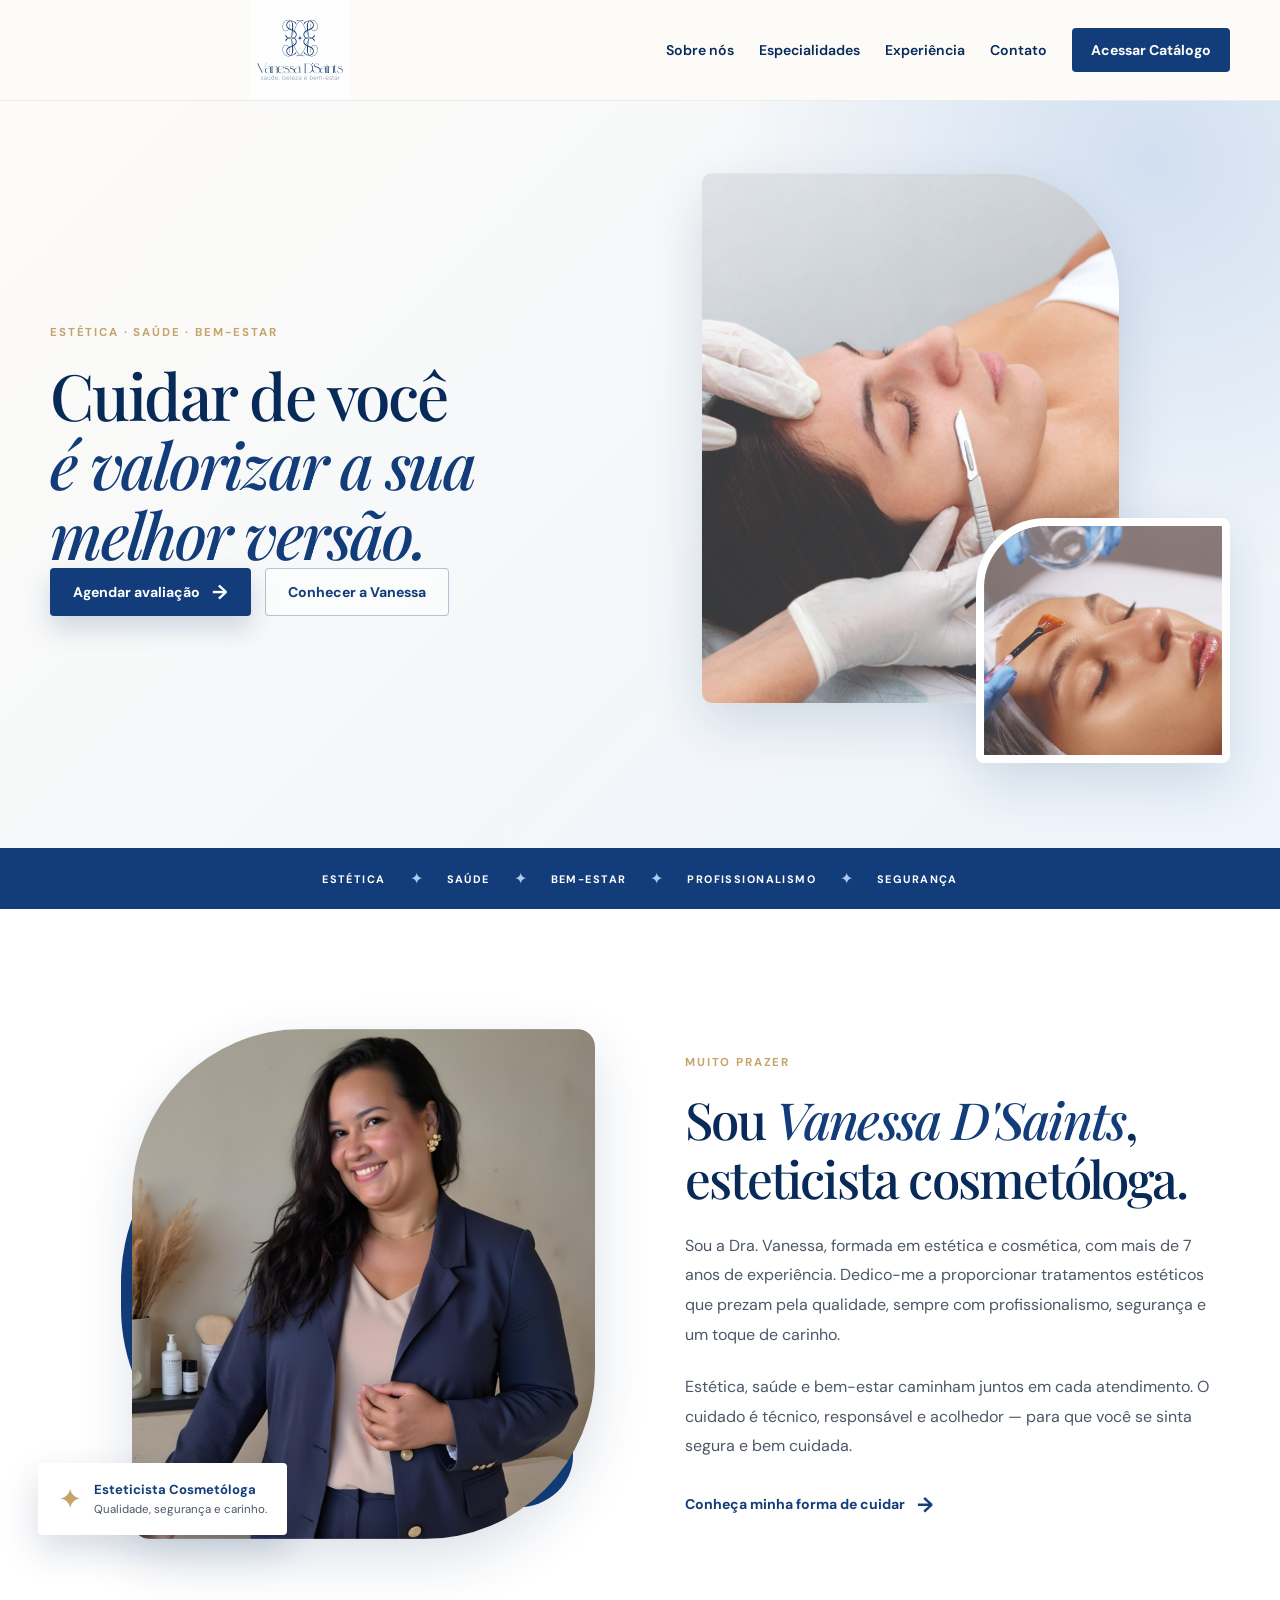
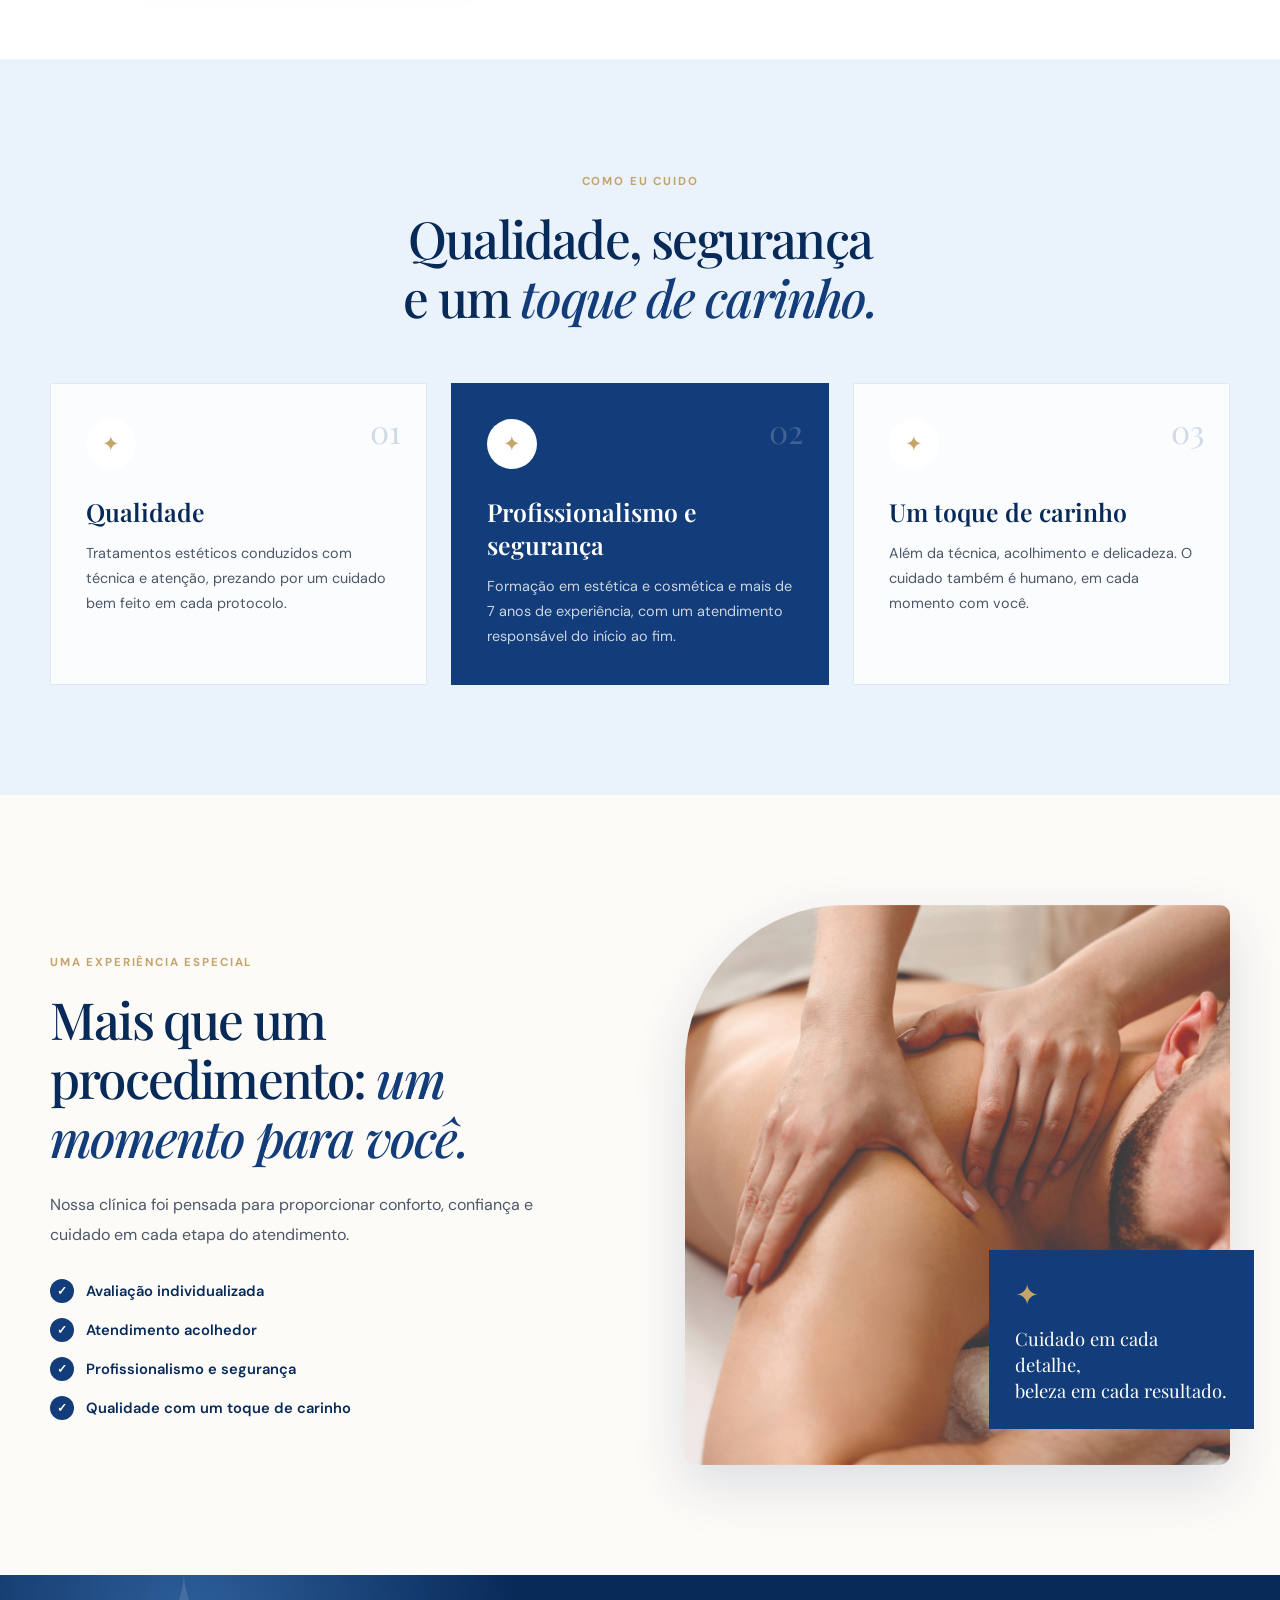
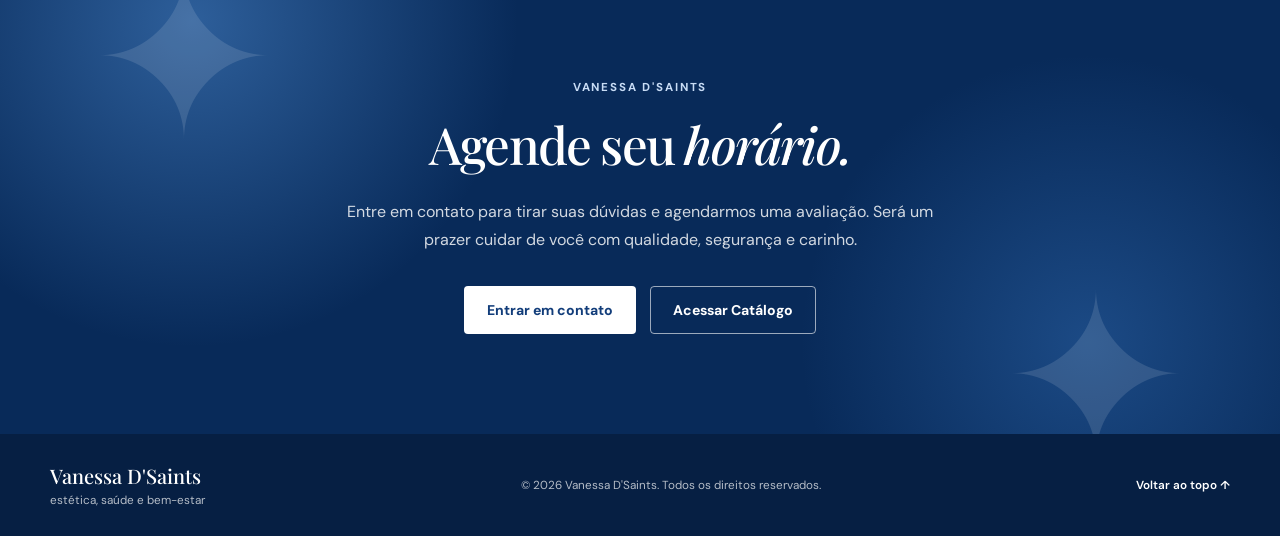
<file: index.html>
<!DOCTYPE html>
<html lang="pt-BR">
<head>
    <meta charset="UTF-8">
    <meta name="viewport" content="width=device-width, initial-scale=1.0">
    <title>Vanessa D'Saints | Estética, Saúde e Bem-Estar</title>
    <meta name="description" content="Muito prazer! Sou a Dra. Vanessa, esteticista cosmetóloga formada em estética e cosmética, com mais de 7 anos de experiência.">
    <link rel="stylesheet" href="css/home.css">
</head>
<body>
    <header class="topo">
        <div class="container navegacao">
            <a class="marca" href="#inicio" aria-label="Vanessa D'Saints - Início">
                <img src="assets/logo_branca.jpeg" alt="Logo Vanessa D'Saints">
            </a>

            <button class="menu-mobile" id="menuMobile" type="button" aria-label="Abrir menu" aria-expanded="false">
                <span></span>
                <span></span>
                <span></span>
            </button>

            <nav class="menu" id="menuPrincipal">
                <a href="#sobre">Sobre nós</a>
                <a href="#especialidades">Especialidades</a>
                <a href="#experiencia">Experiência</a>
                <a href="#contato">Contato</a>
                
                <a class="botao botao-menu" href="catalogo.html">Acessar Catálogo</a>
            </nav>
        </div>
    </header>

    <main id="inicio">
        <section class="hero">
            <div class="container hero-conteudo">
                <div class="hero-texto">
                    <span class="selo">ESTÉTICA · SAÚDE · BEM-ESTAR</span>
                    <h1>Cuidar de você <strong><br>é valorizar a sua<br>melhor versão.</strong></h1>
                    

                    <div class="hero-botoes">
                        <a class="botao botao-primario botao-whatsapp" href="#">Agendar avaliação <span>→</span></a>
                        <a class="botao botao-secundario" href="#sobre">Conhecer a Vanessa</a>
                    </div>
                    
                </div>

                <div class="hero-imagem">
                    <div class="sobre-imagens">
                        <img class="imagem-principal" src="assets/dermaplaning.jpg" alt="Cuidado facial com Vanessa D'Saints">
                        <img class="imagem-secundaria" src="assets/peeling-quimico.jpg" alt="Tratamento estético com segurança e carinho">
                    </div>
                </div>
            </div>        
        </section>

        <section class="faixa-destaque" aria-label="Proposta da clínica">
            <div class="container faixa-itens">
                <span>ESTÉTICA</span>
                <i>✦</i>
                <span>SAÚDE</span>
                <i>✦</i>
                <span>BEM-ESTAR</span>
                <i>✦</i>
                <span>PROFISSIONALISMO</span>
                <i>✦</i>
                <span>SEGURANÇA</span>
            </div>
        </section>

        <section class="sobre section" id="sobre">
            <div class="container sobre-grid">
                <div class="hero-imagem">
                    <div class="hero-fundo"></div>
                    <img src="assets/foto-vanessa.jpg" alt="Vanessa D'Saints em atendimento de estética">
                    <div class="cartao-flutuante">
                        <span class="icone-flor">✦</span>
                        <div>
                            <strong>Esteticista Cosmetóloga</strong>
                            <p>Qualidade, segurança e carinho.</p>
                        </div>
                    </div>
                </div>

                <div class="sobre-texto">
                    <span class="titulo-pequeno">MUITO PRAZER</span>
                    <h2>Sou <strong>Vanessa D'Saints</strong>, esteticista cosmetóloga.</h2>
                    <p>
                        Sou a Dra. Vanessa, formada em estética e cosmética, com mais de 7 anos de experiência.
                        Dedico-me a proporcionar tratamentos estéticos que prezam pela qualidade, sempre com
                        profissionalismo, segurança e um toque de carinho.
                    </p>
                    <p>
                        Estética, saúde e bem-estar caminham juntos em cada atendimento. O cuidado é técnico,
                        responsável e acolhedor — para que você se sinta segura e bem cuidada.
                    </p>
                    <a class="link-seta" href="#experiencia">Conheça minha forma de cuidar <span>→</span></a>
                </div>
            </div>
        </section>

        <section class="especialidades section" id="especialidades">
            <div class="container">
                <div class="centralizado">
                    <span class="titulo-pequeno">COMO EU CUIDO</span>
                    <h2>Qualidade, segurança<br>e um <strong>toque de carinho.</strong></h2>
                </div>

                <div class="cards-servicos">
                    <article class="card-servico">
                        <span class="numero">01</span>
                        <span class="icone-servico">✦</span>
                        <h3>Qualidade</h3>
                        <p>Tratamentos estéticos conduzidos com técnica e atenção, prezando por um cuidado bem feito em cada protocolo.</p>
                    </article>

                    <article class="card-servico destaque">
                        <span class="numero">02</span>
                        <span class="icone-servico">✦</span>
                        <h3>Profissionalismo e segurança</h3>
                        <p>Formação em estética e cosmética e mais de 7 anos de experiência, com um atendimento responsável do início ao fim.</p>
                    </article>

                    <article class="card-servico">
                        <span class="numero">03</span>
                        <span class="icone-servico">✦</span>
                        <h3>Um toque de carinho</h3>
                        <p>Além da técnica, acolhimento e delicadeza. O cuidado também é humano, em cada momento com você.</p>
                    </article>
                </div>
            </div>
        </section>

        <section class="experiencia section" id="experiencia">
            <div class="container experiencia-grid">
                <div class="experiencia-texto">
                    <span class="titulo-pequeno">UMA EXPERIÊNCIA ESPECIAL</span>
                    <h2> Mais que um procedimento: <strong>um momento para você.</strong></h2>
                    <p>
                        Nossa clínica foi pensada para proporcionar conforto,
                        confiança e cuidado em cada etapa do atendimento.
                    </p>

                    <ul class="lista-diferenciais">
                        <li><span>✓</span> Avaliação individualizada</li>
                        <li><span>✓</span> Atendimento acolhedor</li>
                        <li><span>✓</span> Profissionalismo e segurança</li>
                        <li><span>✓</span> Qualidade com um toque de carinho</li>
                    </ul>
                </div>

                <div class="galeria">
                    <img src="assets/massagem-relaxante.jpg" alt="Atendimento de estética, saúde e bem-estar">
                    <div class="galeria-card">
                        <span>✦</span>
                        <p>Cuidado em cada detalhe,<br>
                            beleza em cada resultado.</p>
                    </div>
                </div>
            </div>
        </section>

        <section class="cta" id="contato">
            <div class="container cta-conteudo">
                <span class="titulo-pequeno claro">VANESSA D'SAINTS</span>
                <h2>Agende seu <strong>horário.</strong></h2>
                <p>
                    Entre em contato para tirar suas dúvidas e agendarmos uma avaliação.
                    Será um prazer cuidar de você com qualidade, segurança e carinho.
                </p>

                <div class="cta-botoes">
                    <a class="botao botao-claro botao-whatsapp" id="botaoWhatsapp" href="#">Entrar em contato</a>
                    <a class="botao botao-contorno-claro" href="catalogo.html">Acessar Catálogo</a>
                </div>
            </div>
        </section>
    </main>

    <footer class="rodape">
        <div class="container rodape-conteudo">
            <div class="rodape-marca">
                <strong>Vanessa D'Saints</strong>
                <span>estética, saúde e bem-estar</span>
            </div>
            <p>© <span id="anoAtual">2026</span> Vanessa D'Saints. Todos os direitos reservados.</p>
            <a class="voltar-topo" href="#inicio">Voltar ao topo ↑</a>
        </div>
    </footer>

    <script src="js/home.js"></script>
<script type="module" src="https://static.cloudflareinsights.com/beacon.min.js/v31edd6df95cf4e85bb4c19e7a9bdbcba1788362987495" integrity="sha512-iIg7k2xntmwu6/uSb5tpc/hySgZc4eoL31yB29W6tJFo2akwjPWcEqnCEdJvGexCL0KEQwVYv5BlowfhVz26hg==" data-cf-beacon='{"version":"2024.11.0","token":"55d6c902a8a143b1ab6c5051b2a1f75b","spa":2}' crossorigin="anonymous"></script>
</body>
</html>
</file>
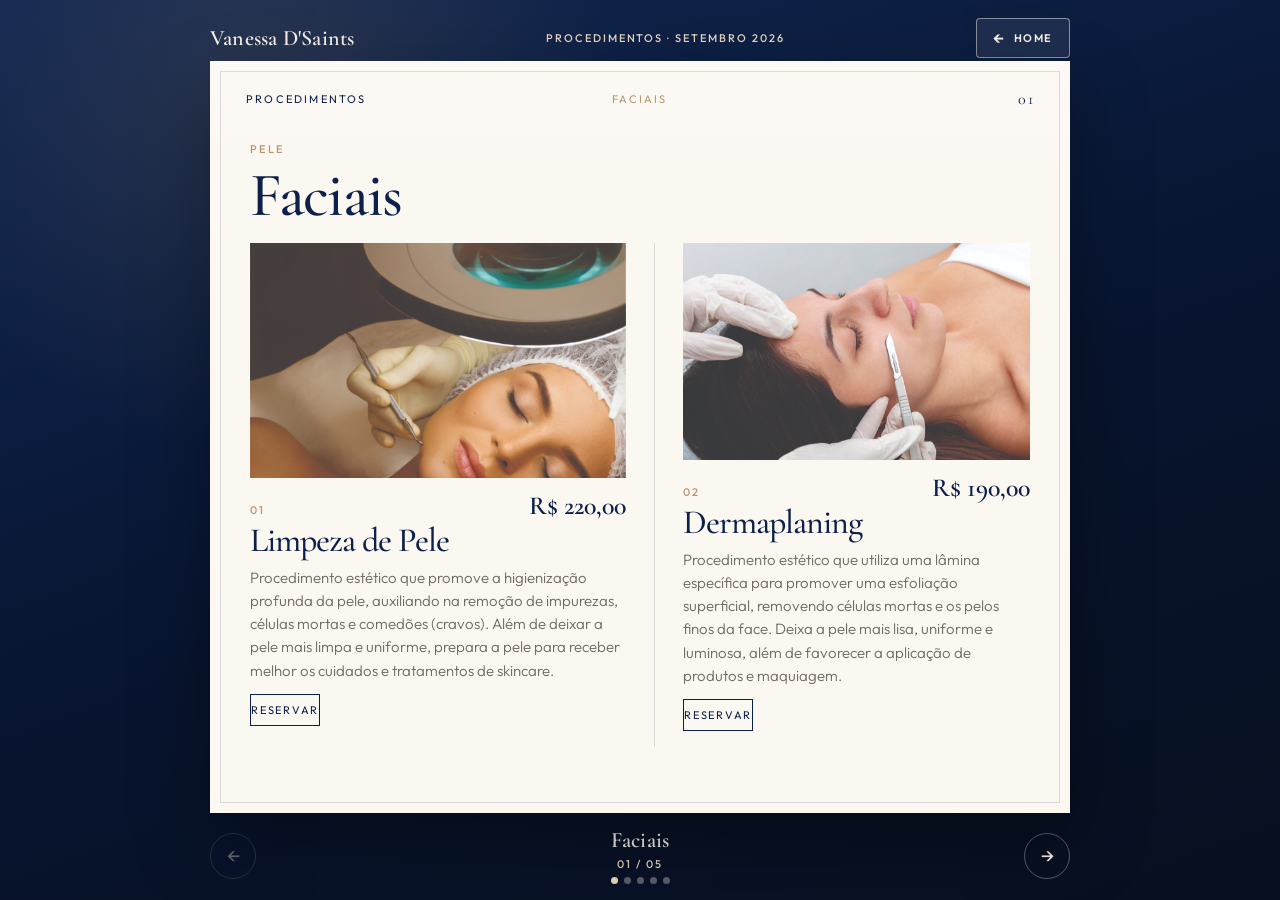
<file: catalogo.html>
<!DOCTYPE html>
<html lang="pt-BR">
<head>
  <meta charset="UTF-8" />
  <meta name="viewport" content="width=device-width, initial-scale=1.0" />
  <title>Vanessa D'Saints — Procedimentos</title>
  <meta name="description" content="Procedimentos faciais e corporais da Vanessa D'Saints." />
  <link rel="preconnect" href="https://fonts.googleapis.com" />
  <link rel="preconnect" href="https://fonts.gstatic.com" crossorigin />
  <link href="https://fonts.googleapis.com/css2?family=Cormorant+Garamond:ital,wght@0,500;0,600;1,500&family=Outfit:wght@300;400;500;600&display=swap" rel="stylesheet" />
  <link rel="stylesheet" href="css/style.css" />
</head>
<body>
  <div class="studio">
    <header class="chrome">
      <div class="chrome-brand">Vanessa D'Saints</div>
      <p class="chrome-issue">Procedimentos · Setembro 2026</p>
      <a href="index.html" class="chrome-index chrome-home">
        <span aria-hidden="true">←</span>
        Home
      </a>
    </header>

    <main class="stage">
      <article class="paper" id="paper">
        <section class="sheet is-active" data-title="Faciais" aria-hidden="false">
          <header class="running">
            <span>Procedimentos</span>
            <span>Faciais</span>
            <span>01</span>
          </header>
          <div class="sheet-body">
            <p class="kicker">Pele</p>
            <h2>Faciais</h2>
            <div class="feature-list">
              <article class="feature">
                <figure class="shot">
                  <img src="assets/limpeza-de-pele.jpg" alt="Limpeza de pele com lupa e instrumento, paciente de olhos fechados" />
                </figure>
                <div class="feature-meta">
                  <span>01</span>
                  <strong>R$ 220,00</strong>
                </div>
                <h3>Limpeza de Pele</h3>
                <p>Procedimento estético que promove a higienização profunda da pele, auxiliando na remoção de impurezas, células mortas e comedões (cravos). Além de deixar a pele mais limpa e uniforme, prepara a pele para receber melhor os cuidados e tratamentos de skincare.</p>
                <button class="reserve" type="button" data-service="Limpeza de Pele">Reservar</button>
              </article>
              <article class="feature">
                <figure class="shot">
                  <img src="assets/dermaplaning.jpg" alt="Dermaplaning facial com lâmina específica e luvas" />
                </figure>
                <div class="feature-meta">
                  <span>02</span>
                  <strong>R$ 190,00</strong>
                </div>
                <h3>Dermaplaning</h3>
                <p>Procedimento estético que utiliza uma lâmina específica para promover uma esfoliação superficial, removendo células mortas e os pelos finos da face. Deixa a pele mais lisa, uniforme e luminosa, além de favorecer a aplicação de produtos e maquiagem.</p>
                <button class="reserve" type="button" data-service="Dermaplaning">Reservar</button>
              </article>
            </div>
          </div>
        </section>

        <section class="sheet" data-title="Renovação" aria-hidden="true">
          <header class="running">
            <span>Procedimentos</span>
            <span>Faciais</span>
            <span>02</span>
          </header>
          <div class="sheet-body">
            <p class="kicker">Renovação</p>
            <h2>Textura &amp;<br /><em>viço</em></h2>
            <div class="feature-list">
              <article class="feature">
                <figure class="shot">
                  <img src="assets/peeling-quimico.jpg" alt="Aplicação de peeling químico com pincel na testa" />
                </figure>
                <div class="feature-meta">
                  <span>03</span>
                  <strong>R$ 250,00</strong>
                </div>
                <h3>Peeling Químico</h3>
                <p>Procedimento estético que utiliza substâncias químicas específicas para promover uma esfoliação controlada da pele, estimulando a renovação celular. Auxilia na melhora de manchas, acne, oleosidade, textura, linhas finas e aparência geral da pele.</p>
                <button class="reserve" type="button" data-service="Peeling Químico">Reservar</button>
              </article>
              <article class="feature">
                <figure class="shot">
                  <img src="assets/microagulhamento.jpg" alt="Retrato de pele madura, associado ao protocolo de microagulhamento" />
                </figure>
                <div class="feature-meta">
                  <span>04</span>
                  <strong>R$ 300,00</strong>
                </div>
                <h3>Microagulhamento</h3>
                <p>Provoca microlesões que estimulam a produção de colágeno e a regeneração celular, ajudando a melhorar a textura da pele, reduzir cicatrizes, rugas, manchas e promover um aspecto rejuvenescido.</p>
                <button class="reserve" type="button" data-service="Microagulhamento">Reservar</button>
              </article>
            </div>
          </div>
        </section>

        <section class="sheet" data-title="Corporais" aria-hidden="true">
          <header class="running">
            <span>Procedimentos</span>
            <span>Corporais</span>
            <span>03</span>
          </header>
          <div class="sheet-body">
            <p class="kicker">Corpo</p>
            <h2>Corporais</h2>
            <div class="compact-list">
              <article class="compact">
                <figure class="shot">
                  <img src="assets/massagem-relaxante.jpg" alt="Massagem relaxante nos ombros e nas costas" />
                </figure>
                <div class="copy">
                  <div class="feature-meta">
                    <span>Massagem</span>
                    <strong>R$ 180,00</strong>
                  </div>
                  <h3>Massagem relaxante</h3>
                  <p>Técnica terapêutica que utiliza movimentos suaves e ritmados para aliviar a tensão muscular, reduzir o estresse e promover sensação de bem-estar.</p>
                  <button class="reserve" type="button" data-service="Massagem relaxante">Reservar</button>
                </div>
              </article>
              <article class="compact">
                <figure class="shot">
                  <img src="assets/drenagem-linfatica-manual.jpg" alt="Drenagem linfática manual na região abdominal" />
                </figure>
                <div class="copy">
                  <div class="feature-meta">
                    <span>Drenagem</span>
                    <strong>R$ 160,00</strong>
                  </div>
                  <h3>Drenagem linfática manual</h3>
                  <p>Técnica de massagem que estimula o sistema linfático, reduz inchaço, melhora a circulação e combate a retenção de líquidos.</p>
                  <button class="reserve" type="button" data-service="Drenagem linfática manual">Reservar</button>
                </div>
              </article>
              <article class="compact">
                <figure class="shot">
                  <img src="assets/liberação-miofascial.jpg" alt="Liberação miofascial na coxa com instrumento e rolo" />
                </figure>
                <div class="copy">
                  <div class="feature-meta">
                    <span>Miofascial</span>
                    <strong>R$ 150,00</strong>
                  </div>
                  <h3>Liberação miofascial</h3>
                  <p>Técnica manual que utiliza pressões e movimentos específicos sobre a fáscia e os tecidos musculares, ajudando a reduzir tensões, melhorar a mobilidade e aliviar desconfortos musculares.</p>
                  <button class="reserve" type="button" data-service="Liberação miofascial">Reservar</button>
                </div>
              </article>
            </div>
          </div>
        </section>

        <section class="sheet" data-title="Contorno" aria-hidden="true">
          <header class="running">
            <span>Procedimentos</span>
            <span>Corporais</span>
            <span>04</span>
          </header>
          <div class="sheet-body">
            <p class="kicker">Contorno</p>
            <h2>Protocolos<br /><em>de medida</em></h2>
            <div class="compact-list">
              <article class="compact">
                <figure class="shot">
                  <img src="assets/reset-abdominal.jpg" alt="Comparativo de perfil abdominal antes e depois do reset abdominal" />
                </figure>
                <div class="copy">
                  <div class="feature-meta">
                    <span>Abdome</span>
                    <strong>R$ 180,00</strong>
                  </div>
                  <h3>Reset abdominal</h3>
                  <p>Tratamento estético que combina técnicas e recursos direcionados à região abdominal, com o objetivo de reduzir medidas, minimizar o inchaço e melhorar a flacidez muscular.</p>
                  <button class="reserve" type="button" data-service="Reset abdominal">Reservar</button>
                </div>
              </article>
              <article class="compact">
                <figure class="shot">
                  <img src="assets/lipo-enzimatica.jpg" alt="Aplicação de lipo enzimática com seringa e luvas" />
                </figure>
                <div class="copy">
                  <div class="feature-meta">
                    <span>Enzimas</span>
                    <strong>R$ 250,00</strong>
                  </div>
                  <h3>Lipo enzimática</h3>
                  <p>Usa substâncias injetáveis para quebrar as células de gordura, que depois são eliminadas pelo organismo. É ideal para gordura localizada.</p>
                  <button class="reserve" type="button" data-service="Lipo enzimática">Reservar</button>
                </div>
              </article>
              <article class="compact">
                <figure class="shot">
                  <img src="assets/hidrolipoclasia.jpg" alt="Aplicação de hidrolipoclasia na região abdominal" />
                </figure>
                <div class="copy">
                  <div class="feature-meta">
                    <span>Hidrolipo</span>
                    <strong>R$ 200,00</strong>
                  </div>
                  <h3>Hidrolipoclasia</h3>
                  <p>Procedimento estético voltado para a gordura localizada, que utiliza a aplicação de uma solução específica no tecido subcutâneo, associada ao ultrassom, conforme o protocolo.</p>
                  <button class="reserve" type="button" data-service="Hidrolipoclasia">Reservar</button>
                </div>
              </article>
            </div>
          </div>
        </section>

        <section class="sheet" data-title="Agenda" aria-hidden="true">
          <header class="running">
            <span>Vanessa D'Saints</span>
            <span>Agenda</span>
            <span>05</span>
          </header>
          <div class="sheet-body closing">
            <p class="kicker">Contracapa</p>
            <h2>Agende seu<br /><em>horário.</em></h2>
            <p>Entre em contato para tirar suas dúvidas e agendarmos uma avaliação.</p>
            <a class="wa-button" id="whatsapp-link" href="#" target="_blank" rel="noopener">Falar pelo WhatsApp</a>
            <p class="closing-note">Estética, saúde e bem-estar</p>
          </div>
        </section>
      </article>
    </main>

    <nav class="pager" aria-label="Páginas da revista">
      <button id="prev" type="button" aria-label="Página anterior">←</button>
      <div class="pager-meta">
        <strong id="page-label">Faciais</strong>
        <span id="page-count">01 / 05</span>
        <div class="dots" id="dots"></div>
      </div>
      <button id="next" type="button" aria-label="Próxima página">→</button>
    </nav>
  </div>
  <script src="js/script.js"></script>
<script type="module" src="https://static.cloudflareinsights.com/beacon.min.js/v31edd6df95cf4e85bb4c19e7a9bdbcba1788362987495" integrity="sha512-iIg7k2xntmwu6/uSb5tpc/hySgZc4eoL31yB29W6tJFo2akwjPWcEqnCEdJvGexCL0KEQwVYv5BlowfhVz26hg==" data-cf-beacon='{"version":"2024.11.0","token":"55d6c902a8a143b1ab6c5051b2a1f75b","spa":2}' crossorigin="anonymous"></script>
</body>
</html>
</file>
<file: css/home.css>
@import url("https://fonts.googleapis.com/css2?family=DM+Sans:wght@400;500;600;700&family=Playfair+Display:ital,wght@0,500;0,600;0,700;1,500;1,600&display=swap");

:root {
    --azul-principal: #123d7a;
    --azul-escuro: #082a59;
    --azul-claro: #eaf2fb;
    --azul-suave: #d9e7f7;
    --branco: #ffffff;
    --creme: #fdfbf8;
    --cinza-texto: #4c5767;
    --cinza-claro: #edf1f6;
    --dourado: #c5a46a;
    --sombra: 0 20px 55px rgba(10, 43, 89, 0.14);
}

* {
    margin: 0;
    padding: 0;
    box-sizing: border-box;
}

html {
    scroll-behavior: smooth;
}

body {
    background-color: var(--creme);
    color: var(--azul-escuro);
    font-family: "DM Sans", sans-serif;
    overflow-x: hidden;
}

img {
    max-width: 100%;
    display: block;
}

a {
    text-decoration: none;
}

.container {
    width: min(1180px, calc(100% - 48px));
    margin: 0 auto;
}

.section {
    padding: 110px 0;
}

.topo {
    position: sticky;
    top: 0;
    z-index: 100;
    background: rgba(253, 251, 248, 0.94);
    backdrop-filter: blur(12px);
    border-bottom: 1px solid rgba(18, 61, 122, 0.08);
}

.navegacao {
    min-height: 86px;
    display: flex;
    align-items: center;
    justify-content: space-between;
    gap: 30px;
}

.marca {
    display: flex;
    align-items: center;
}

.marca img {
    width: 500px;
    height: 100px;
    object-fit: contain;
    object-position: center;
    border-radius: 6px;
}

.menu {
    display: flex;
    align-items: center;
    gap: 25px;
}

.menu > a:not(.botao) {
    color: var(--azul-escuro);
    font-size: 0.88rem;
    font-weight: 600;
    transition: color 0.25s ease;
}

.menu > a:not(.botao):hover {
    color: var(--dourado);
}

.botao {
    border: 1px solid transparent;
    border-radius: 4px;
    display: inline-flex;
    align-items: center;
    justify-content: center;
    gap: 12px;
    padding: 14px 22px;
    font-size: 0.88rem;
    font-weight: 700;
    transition: transform 0.25s ease, background 0.25s ease, box-shadow 0.25s ease;
}

.botao:hover {
    transform: translateY(-3px);
}

.botao-menu {
    background: var(--azul-principal);
    color: var(--branco);
    padding: 12px 18px;
}

.botao-menu:hover {
    background: var(--azul-escuro);
    box-shadow: 0 10px 20px rgba(18, 61, 122, 0.2);
}

.menu-mobile {
    display: none;
    border: 0;
    background: transparent;
    cursor: pointer;
}

.menu-mobile span {
    width: 25px;
    height: 2px;
    display: block;
    background: var(--azul-principal);
    margin: 5px 0;
}

.hero {
    background:
        radial-gradient(circle at 90% 8%, rgba(198, 215, 237, 0.75), transparent 32%),
        linear-gradient(135deg, #fdfbf8 0%, #edf4fb 100%);
    padding: 72px 0 85px;
    overflow: hidden;
}

.hero-conteudo {
    display: grid;
    grid-template-columns: 1.05fr 0.95fr;
    align-items: center;
    gap: 68px;
}

.selo,
.titulo-pequeno {
    display: inline-block;
    color: var(--dourado);
    font-size: 0.72rem;
    font-weight: 700;
    letter-spacing: 0.16em;
    margin-bottom: 20px;
}

.hero h1,
.sobre h2,
.especialidades h2,
.experiencia h2,
.cta h2 {
    font-family: "Playfair Display", serif;
    font-weight: 500;
    letter-spacing: -0.035em;
}

.hero h1 {
    max-width: 650px;
    font-size: clamp(2.6rem, 5vw, 4.7rem);
    line-height: 1.08;
    color: var(--azul-escuro);
}

.hero h1 strong,
.sobre h2 strong,
.especialidades h2 strong,
.experiencia h2 strong,
.cta h2 strong {
    color: var(--azul-principal);
    font-style: italic;
    font-weight: 500;
}

.hero-texto > p {
    max-width: 580px;
    color: var(--cinza-texto);
    font-size: 1.03rem;
    line-height: 1.8;
    margin: 25px 0 32px;
}

.hero-botoes,
.cta-botoes {
    display: flex;
    flex-wrap: wrap;
    gap: 14px;
}

.botao-primario {
    color: var(--branco);
    background: var(--azul-principal);
    box-shadow: 0 12px 26px rgba(18, 61, 122, 0.18);
}

.botao-primario:hover {
    background: var(--azul-escuro);
}

.botao-primario span,
.botao-claro span {
    font-size: 1.25rem;
    line-height: 0;
}

.botao-secundario {
    color: var(--azul-principal);
    border-color: rgba(18, 61, 122, 0.3);
    background: rgba(255, 255, 255, 0.55);
}

.botao-secundario:hover {
    background: var(--branco);
}

.hero-infos {
    display: flex;
    gap: 36px;
    margin-top: 42px;
}

.hero-infos div {
    display: flex;
    flex-direction: column;
    gap: 5px;
}

.hero-infos strong {
    color: var(--azul-principal);
    font-size: 0.82rem;
}

.hero-infos span {
    color: var(--cinza-texto);
    font-size: 0.78rem;
}

.hero-imagem {
    position: relative;
    min-height: 530px;
    display: flex;
    justify-content: flex-end;
    align-items: center;
}

.hero-fundo {
    position: absolute;
    top: 12%;
    right: 4%;
    width: 83%;
    height: 80%;
    border-radius: 47% 47% 12% 47%;
    background: var(--azul-principal);
}

.hero-imagem > img {
    position: relative;
    z-index: 1;
    width: 85%;
    height: 510px;
    object-fit: cover;
    object-position: center;
    border-radius: 170px 18px 170px 18px;
    box-shadow: var(--sombra);
}

.cartao-flutuante {
    position: absolute;
    z-index: 2;
    bottom: 14px;
    left: -12px;
    display: flex;
    align-items: center;
    gap: 12px;
    padding: 17px 20px;
    border-radius: 4px;
    background: var(--branco);
    box-shadow: 0 15px 36px rgba(7, 42, 89, 0.17);
}

.icone-flor {
    color: var(--dourado);
    font-size: 1.8rem;
}

.cartao-flutuante strong {
    display: block;
    color: var(--azul-principal);
    font-size: 0.82rem;
}

.cartao-flutuante p {
    margin-top: 4px;
    color: var(--cinza-texto);
    font-size: 0.72rem;
}

.faixa-destaque {
    background: var(--azul-principal);
    color: var(--branco);
    padding: 20px 0;
}

.faixa-itens {
    display: flex;
    align-items: center;
    justify-content: center;
    gap: 24px;
    flex-wrap: wrap;
}

.faixa-itens span {
    font-size: 0.68rem;
    font-weight: 700;
    letter-spacing: 0.13em;
}

.faixa-itens i {
    color: #adc9ec;
    font-style: normal;
}

.sobre {
    background: var(--branco);
}

.sobre-grid,
.experiencia-grid {
    display: grid;
    grid-template-columns: 1fr 1fr;
    align-items: center;
    gap: 90px;
}

.sobre-imagens {
    position: relative;
    min-height: 590px;
}

.imagem-principal {
    width: 79%;
    height: 530px;
    object-fit: cover;
    border-radius: 10px 120px 10px 10px;
    box-shadow: var(--sombra);
}

.imagem-secundaria {
    width: 48%;
    height: 245px;
    position: absolute;
    right: 0;
    bottom: 0;
    object-fit: cover;
    border: 8px solid var(--branco);
    border-radius: 70px 8px 8px 8px;
    box-shadow: var(--sombra);
}

.sobre h2,
.especialidades h2,
.experiencia h2,
.cta h2 {
    font-size: clamp(2.2rem, 4vw, 3.65rem);
    line-height: 1.15;
}

.sobre-texto > p,
.experiencia-texto > p {
    color: var(--cinza-texto);
    font-size: 1rem;
    line-height: 1.85;
    margin-top: 23px;
}

.link-seta {
    display: inline-flex;
    gap: 12px;
    align-items: center;
    margin-top: 30px;
    color: var(--azul-principal);
    font-size: 0.88rem;
    font-weight: 700;
}

.link-seta span {
    font-size: 1.3rem;
}

.especialidades {
    background: var(--azul-claro);
}

.centralizado {
    max-width: 770px;
    margin: 0 auto;
    text-align: center;
}

.cards-servicos {
    display: grid;
    grid-template-columns: repeat(3, 1fr);
    gap: 24px;
    margin-top: 56px;
}

.card-servico {
    position: relative;
    min-height: 290px;
    padding: 35px;
    background: rgba(255, 255, 255, 0.76);
    border: 1px solid rgba(18, 61, 122, 0.1);
    transition: transform 0.25s ease, box-shadow 0.25s ease;
}

.card-servico:hover {
    transform: translateY(-8px);
    box-shadow: var(--sombra);
}

.card-servico.destaque {
    background: var(--azul-principal);
    color: var(--branco);
}

.numero {
    position: absolute;
    top: 25px;
    right: 25px;
    color: rgba(18, 61, 122, 0.18);
    font-family: "Playfair Display", serif;
    font-size: 2rem;
}

.destaque .numero {
    color: rgba(255, 255, 255, 0.2);
}

.icone-servico {
    display: inline-flex;
    align-items: center;
    justify-content: center;
    width: 50px;
    height: 50px;
    margin-bottom: 26px;
    border-radius: 50%;
    color: var(--dourado);
    background: var(--branco);
    font-size: 1.3rem;
}

.card-servico h3 {
    margin-bottom: 13px;
    font-family: "Playfair Display", serif;
    font-size: 1.55rem;
    font-weight: 600;
}

.card-servico p {
    color: var(--cinza-texto);
    font-size: 0.9rem;
    line-height: 1.75;
}

.card-servico.destaque p {
    color: rgba(255, 255, 255, 0.78);
}

.experiencia {
    background: var(--creme);
}

.lista-diferenciais {
    display: grid;
    gap: 15px;
    margin-top: 30px;
    list-style: none;
}

.lista-diferenciais li {
    display: flex;
    align-items: center;
    gap: 12px;
    color: var(--azul-escuro);
    font-size: 0.92rem;
    font-weight: 600;
}

.lista-diferenciais span {
    width: 24px;
    height: 24px;
    display: inline-flex;
    align-items: center;
    justify-content: center;
    color: var(--branco);
    background: var(--azul-principal);
    border-radius: 50%;
    font-size: 0.75rem;
}

.galeria {
    position: relative;
}

.galeria > img {
    width: 100%;
    height: 560px;
    object-fit: cover;
    border-radius: 160px 10px 10px 10px;
    box-shadow: var(--sombra);
}

.galeria-card {
    position: absolute;
    right: -24px;
    bottom: 36px;
    width: 265px;
    padding: 26px;
    color: var(--branco);
    background: var(--azul-principal);
}

.galeria-card span {
    display: block;
    margin-bottom: 12px;
    color: var(--dourado);
    font-size: 1.8rem;
}

.galeria-card p {
    font-family: "Playfair Display", serif;
    font-size: 1.15rem;
    line-height: 1.4;
}

.cta {
    position: relative;
    overflow: hidden;
    padding: 100px 0;
    color: var(--branco);
    text-align: center;
    background:
        radial-gradient(circle at 15% 10%, rgba(76, 138, 208, 0.55), transparent 28%),
        radial-gradient(circle at 85% 80%, rgba(47, 106, 177, 0.5), transparent 25%),
        var(--azul-escuro);
}

.cta::before,
.cta::after {
    position: absolute;
    content: "✦";
    color: rgba(255, 255, 255, 0.12);
    font-size: 14rem;
}

.cta::before {
    top: -60px;
    left: 7%;
}

.cta::after {
    bottom: -90px;
    right: 7%;
}

.cta-conteudo {
    position: relative;
    z-index: 1;
    max-width: 800px;
}

.titulo-pequeno.claro {
    color: #c8dcf5;
}

.cta h2 strong {
    color: var(--branco);
}

.cta p {
    max-width: 610px;
    margin: 24px auto 32px;
    color: rgba(255, 255, 255, 0.82);
    line-height: 1.75;
}

.cta-botoes {
    justify-content: center;
}

.botao-claro {
    color: var(--azul-principal);
    background: var(--branco);
}

.botao-claro:hover {
    box-shadow: 0 14px 30px rgba(0, 0, 0, 0.2);
}

.botao-contorno-claro {
    color: var(--branco);
    border-color: rgba(255, 255, 255, 0.6);
}

.botao-contorno-claro:hover {
    background: rgba(255, 255, 255, 0.12);
}

.rodape {
    padding: 28px 0;
    color: rgba(255, 255, 255, 0.7);
    background: #061f43;
}

.rodape-conteudo {
    display: flex;
    align-items: center;
    justify-content: space-between;
    gap: 22px;
}

.rodape-marca {
    display: flex;
    flex-direction: column;
    gap: 3px;
}

.rodape-marca strong {
    color: var(--branco);
    font-family: "Playfair Display", serif;
    font-size: 1.25rem;
    font-weight: 500;
}

.rodape-marca span,
.rodape p,
.voltar-topo {
    font-size: 0.73rem;
}

.voltar-topo {
    color: var(--branco);
    font-weight: 600;
}

@media (max-width: 950px) {
    .hero-conteudo,
    .sobre-grid,
    .experiencia-grid {
        grid-template-columns: 1fr;
        gap: 52px;
    }

    .hero-texto {
        text-align: center;
    }

    .hero-texto > p {
        margin-left: auto;
        margin-right: auto;
    }

    .hero-botoes,
    .hero-infos {
        justify-content: center;
    }

    .hero-imagem {
        max-width: 600px;
        width: 100%;
        margin: 0 auto;
    }

    .sobre-imagens {
        max-width: 650px;
        width: 100%;
        margin: 0 auto;
    }

    .sobre-texto,
    .experiencia-texto {
        max-width: 700px;
        margin: 0 auto;
    }

    .galeria {
        max-width: 650px;
        width: 100%;
        margin: 0 auto;
    }

    .cards-servicos {
        grid-template-columns: 1fr;
        max-width: 650px;
        margin-left: auto;
        margin-right: auto;
    }

    .card-servico {
        min-height: auto;
    }
}

@media (max-width: 760px) {
    .container {
        width: min(100% - 32px, 1180px);
    }

    .section {
        padding: 78px 0;
    }

    .navegacao {
        min-height: 76px;
    }

    .marca img {
        width: 128px;
        height: 54px;
    }

    .menu-mobile {
        display: block;
    }

    .menu {
        position: absolute;
        top: 76px;
        left: 0;
        width: 100%;
        display: none;
        flex-direction: column;
        align-items: stretch;
        gap: 0;
        padding: 18px 24px 25px;
        background: var(--creme);
        border-bottom: 1px solid rgba(18, 61, 122, 0.08);
    }

    .menu.ativo {
        display: flex;
    }

    .menu > a:not(.botao) {
        padding: 13px 0;
    }

    .botao-menu {
        margin-top: 12px;
    }

    .hero {
        padding-top: 52px;
    }

    .hero h1 {
        font-size: 2.6rem;
    }

    .hero-infos {
        gap: 18px;
        align-items: flex-start;
    }

    .hero-imagem {
        min-height: 420px;
    }

    .hero-imagem > img {
        width: 88%;
        height: 395px;
        border-radius: 110px 14px 110px 14px;
    }

    .cartao-flutuante {
        left: 0;
        bottom: 0;
        padding: 13px 15px;
    }

    .sobre-imagens {
        min-height: 430px;
    }

    .imagem-principal {
        height: 390px;
    }

    .imagem-secundaria {
        height: 180px;
    }

    .galeria > img {
        height: 420px;
        border-radius: 110px 10px 10px 10px;
    }

    .galeria-card {
        right: 0;
        bottom: 20px;
        width: 235px;
        padding: 20px;
    }

    .rodape-conteudo {
        flex-direction: column;
        text-align: center;
    }
}

@media (max-width: 420px) {
    .hero h1 {
        font-size: 2.25rem;
    }

    .hero-botoes,
    .cta-botoes {
        flex-direction: column;
    }

    .hero-botoes .botao,
    .cta-botoes .botao {
        width: 100%;
    }

    .hero-infos {
        flex-direction: column;
        text-align: left;
    }

    .faixa-itens {
        gap: 10px;
    }

    .faixa-itens i {
        display: none;
    }

    .faixa-itens span {
        width: 100%;
        text-align: center;
    }

    .sobre-imagens {
        min-height: 350px;
    }

    .imagem-principal {
        height: 320px;
    }

    .imagem-secundaria {
        height: 140px;
        width: 50%;
    }

    .galeria > img {
        height: 360px;
    }

    .galeria-card {
        position: relative;
        bottom: auto;
        width: 100%;
        margin-top: -5px;
    }
}
</file>
<file: css/style.css>
:root {
  --navy: #0d204b;
  --navy-deep: #08142f;
  --ink: #14213d;
  --gold: #b8956c;
  --gold-soft: #e7d7be;
  --paper: #fbf7f1;
  --paper-2: #f3ece3;
  --muted: #6e675f;
  --line: rgba(13, 32, 75, 0.14);
  --serif: "Cormorant Garamond", Georgia, serif;
  --sans: "Outfit", Arial, sans-serif;
}

* { box-sizing: border-box; }

html, body { height: 100%; }

body {
  margin: 0;
  color: var(--ink);
  font-family: var(--sans);
  background:
    radial-gradient(circle at 20% 10%, rgba(184, 149, 108, 0.16), transparent 28%),
    linear-gradient(160deg, #102752 0%, var(--navy-deep) 55%, #07101f 100%);
}

button, a { font-family: inherit; }

.studio {
  min-height: 100vh;
  min-height: 100dvh;
  display: grid;
  grid-template-rows: auto 1fr auto;
  padding: 18px 22px 16px;
}

.chrome, .pager {
  width: min(860px, 100%);
  margin: 0 auto;
  color: #f6f1ea;
  display: flex;
  align-items: center;
  justify-content: space-between;
  gap: 16px;
}

.chrome-brand, .pager-meta strong {
  font-family: var(--serif);
  font-size: 22px;
  font-weight: 600;
  letter-spacing: 0.01em;
}

.chrome-issue, .pager-meta span, .chrome-index {
  letter-spacing: 0.18em;
  text-transform: uppercase;
  font-size: 11px;
  font-weight: 500;
}

.chrome-issue { color: var(--gold-soft); }

.chrome-index, .pager button, .reserve, .wa-button {
  border: 1px solid rgba(246, 241, 234, 0.35);
  background: transparent;
  color: inherit;
  cursor: pointer;
}

.chrome-index {
  display: inline-flex;
  align-items: center;
  justify-content: center;
  gap: 8px;
  padding: 11px 16px;
  border: 1px solid rgba(246, 241, 234, 0.5);
  border-radius: 4px;
  background: rgba(255, 255, 255, 0.08);
  color: #f6f1ea;
  letter-spacing: 0.14em;
  text-transform: uppercase;
  font-size: 11px;
  font-weight: 600;
  text-decoration: none;
  cursor: pointer;
  transition:
    transform 0.25s ease,
    background 0.25s ease,
    color 0.25s ease,
    border-color 0.25s ease,
    box-shadow 0.25s ease;
}

.chrome-index span {
  font-size: 16px;
  line-height: 1;
  transition: transform 0.25s ease;
}

.chrome-index:hover {
  transform: translateY(-3px);
  color: var(--navy);
  background: var(--gold-soft);
  border-color: var(--gold-soft);
  box-shadow: 0 10px 22px rgba(0, 0, 0, 0.22);
}

.chrome-index:hover span {
  transform: translateX(-3px);
}


.stage {
  display: grid;
  place-items: center;
  min-height: 0;
}

.paper {
  position: relative;
  width: min(860px, 100%);
  height: min(820px, calc(100dvh - 148px));
  background: var(--paper);
  color: var(--ink);
  box-shadow: 0 30px 70px rgba(0, 0, 0, 0.35);
  overflow: hidden;
}

.paper::before {
  content: "";
  position: absolute;
  inset: 10px;
  border: 1px solid var(--line);
  pointer-events: none;
  z-index: 3;
}

.sheet {
  position: absolute;
  inset: 0;
  display: flex;
  flex-direction: column;
  opacity: 0;
  visibility: hidden;
  transform: translateX(36px);
  transition: opacity 0.45s ease, transform 0.45s ease, visibility 0.45s;
  background:
    linear-gradient(180deg, rgba(255, 255, 255, 0.35), transparent 120px),
    var(--paper);
}

.sheet.is-active {
  opacity: 1;
  visibility: visible;
  transform: none;
  z-index: 2;
}

.sheet.is-before { transform: translateX(-36px); }

.running {
  display: grid;
  grid-template-columns: 1fr auto 1fr;
  gap: 12px;
  align-items: center;
  padding: 28px 36px 0;
  font-size: 11px;
  letter-spacing: 0.2em;
  text-transform: uppercase;
  color: var(--navy);
}

.running span:last-child { text-align: right; font-family: var(--serif); letter-spacing: 0.08em; font-size: 16px; }
.running span:nth-child(2) { color: var(--gold); }

.sheet-body {
  flex: 1;
  overflow: auto;
  padding: 22px 40px 36px;
}

.kicker, .cover-kicker, .cover-top, .cover-foot, .feature-meta span {
  letter-spacing: 0.22em;
  text-transform: uppercase;
  font-size: 11px;
  font-weight: 500;
  color: var(--gold);
}

h1, h2, h3, .sign, .wordmark {
  font-family: var(--serif);
  font-weight: 500;
  letter-spacing: -0.03em;
  line-height: 0.95;
  margin: 0;
}

h1 { font-size: clamp(46px, 6vw, 72px); color: var(--navy); }
h2 { font-size: clamp(40px, 5vw, 62px); color: var(--navy); margin: 8px 0 18px; }
h2 em, h1 em { font-style: italic; font-weight: 500; }

.cover {
  height: 100%;
  padding: 34px 40px 28px;
  display: flex;
  flex-direction: column;
  align-items: center;
  text-align: center;
  background:
    radial-gradient(circle at 50% 18%, rgba(184, 149, 108, 0.16), transparent 32%),
    var(--paper);
}

.cover-top, .cover-lines {
  width: 100%;
  display: flex;
  justify-content: space-between;
  gap: 10px;
  color: var(--navy);
}

.wordmark {
  margin: 28px 0 10px;
  font-size: clamp(42px, 6vw, 64px);
  color: var(--navy);
  line-height: 0.88;
}

.cover-sub {
  margin: 10px 0 0;
  font-family: var(--serif);
  font-style: italic;
  font-size: 22px;
  color: var(--navy);
}

.cover h1 { margin: 8px 0 0; }

.cover-lines {
  list-style: none;
  padding: 14px 0 0;
  margin: auto 0 0;
  border-top: 1px solid var(--line);
  font-family: var(--serif);
  font-size: 20px;
  letter-spacing: 0;
  text-transform: none;
  flex-wrap: wrap;
}

.cover-lines li { display: flex; gap: 8px; align-items: baseline; }
.cover-lines span { font-family: var(--sans); font-size: 10px; letter-spacing: 0.14em; color: var(--gold); }

.cover-foot {
  margin: 16px 0 0;
  color: var(--navy);
}

.toc { list-style: none; margin: 8px 0 0; padding: 0; }

.toc button, .feature {
  width: 100%;
  text-align: left;
  background: transparent;
  border: 0;
  color: inherit;
}

.toc button {
  display: grid;
  grid-template-columns: 110px 1fr auto;
  gap: 12px;
  align-items: baseline;
  padding: 16px 0;
  cursor: pointer;
  border-top: 1px solid var(--line);
}

.toc span { letter-spacing: 0.16em; text-transform: uppercase; font-size: 11px; color: var(--gold); }
.toc em { font-family: var(--serif); font-style: italic; font-size: 28px; color: var(--navy); }
.toc b { font-family: var(--serif); font-weight: 500; font-size: 22px; }

.editorial .drop {
  font-size: 18px;
  line-height: 1.65;
  max-width: 38rem;
  color: #3d4454;
}

.editorial .drop::first-letter {
  font-family: var(--serif);
  float: left;
  font-size: 78px;
  line-height: 0.75;
  padding: 8px 10px 0 0;
  color: var(--navy);
}

blockquote {
  margin: 28px 0 18px;
  padding-left: 16px;
  border-left: 1px solid var(--gold);
  font-family: var(--serif);
  font-style: italic;
  font-size: 28px;
  line-height: 1.15;
  color: var(--navy);
}

.sign { font-style: italic; font-size: 24px; color: var(--gold); }

.section-title { margin-bottom: 8px; }

.feature-list, .compact-list { display: grid; gap: 0; }

.feature {
  padding: 8px 0 16px;
  border-top: 1px solid var(--line);
}

.shot {
  margin: 0 0 12px;
  overflow: hidden;
  background: #e7dfd4;
  aspect-ratio: 16 / 10;
}

.shot img {
  width: 100%;
  height: 100%;
  object-fit: cover;
  object-position: center;
  display: block;
}

.feature-meta {
  display: flex;
  justify-content: space-between;
  gap: 16px;
  align-items: baseline;
}

.feature h3, .compact h3 {
  font-size: 34px;
  margin: 4px 0 8px;
  color: var(--navy);
}

.feature p, .compact p, .closing p {
  margin: 0;
  color: var(--muted);
  line-height: 1.55;
  font-size: 15px;
  font-weight: 300;
}

.feature strong, .feature-meta strong {
  font-family: var(--serif);
  font-size: 26px;
  font-weight: 600;
  color: var(--navy);
  white-space: nowrap;
}

.reserve, .wa-button {
  margin-top: 12px;
  border-color: var(--navy);
  color: var(--navy);
  background: transparent;
  padding: 8px 0;
  letter-spacing: 0.16em;
  text-transform: uppercase;
  font-size: 11px;
  text-decoration: none;
  display: inline-flex;
}

.compact {
  display: grid;
  grid-template-columns: 168px 1fr;
  gap: 16px;
  align-items: start;
  padding: 14px 0;
  border-top: 1px solid var(--line);
}

.compact .shot {
  aspect-ratio: 1 / 1;
  margin: 4px 0 0;
}

.compact .copy { min-width: 0; }
.compact .reserve { margin-top: 8px; }
.compact h3 { font-size: 28px; }

.closing {
  text-align: center;
  display: flex;
  flex-direction: column;
  justify-content: center;
  min-height: 100%;
}

.closing h2 { font-size: clamp(52px, 7vw, 78px); }

.wa-button {
  align-self: center;
  margin-top: 22px;
  padding: 14px 22px;
  background: var(--navy);
  color: #fbf7f1;
  border-color: var(--navy);
}

.closing-note {
  margin-top: 28px;
  letter-spacing: 0.2em;
  text-transform: uppercase;
  font-size: 11px;
  color: var(--gold);
}

.pager { padding-top: 12px; }

.pager button {
  width: 46px;
  height: 46px;
  border-radius: 50%;
  font-size: 20px;
}

.pager button:disabled { opacity: 0.35; cursor: default; }

.pager-meta { text-align: center; display: grid; justify-items: center; gap: 4px; }
.pager-meta span { color: var(--gold-soft); }

.dots { display: flex; gap: 6px; margin-top: 2px; }

.dots button {
  width: 7px;
  height: 7px;
  padding: 0;
  border-radius: 50%;
  border: 0;
  background: rgba(246, 241, 234, 0.35);
}

.dots button.is-on { background: var(--gold-soft); }

@media (max-width: 720px) {
  .studio { padding: 12px 12px 10px; }
  .chrome-issue { display: none; }
  .paper { height: calc(100dvh - 132px); }
  .sheet-body, .cover { padding-left: 22px; padding-right: 22px; }
  .running { padding: 22px 22px 0; }
  .cover-lines { display: grid; justify-content: start; text-align: left; gap: 6px; }
  .toc button { grid-template-columns: 1fr auto; }
  .toc span { display: none; }
  .toc em, .feature h3, .compact h3 { font-size: 26px; }
  h1 { font-size: 40px; }
  .compact { grid-template-columns: 92px 1fr; gap: 12px; }
  blockquote { font-size: 22px; }
}

@media (min-width: 900px) {
  .feature-list {
    grid-template-columns: 1fr 1fr;
    gap: 28px;
  }
  .feature { border-top: 0; padding-top: 0; }
  .feature + .feature { border-left: 1px solid var(--line); padding-left: 28px; }
}
</file>
